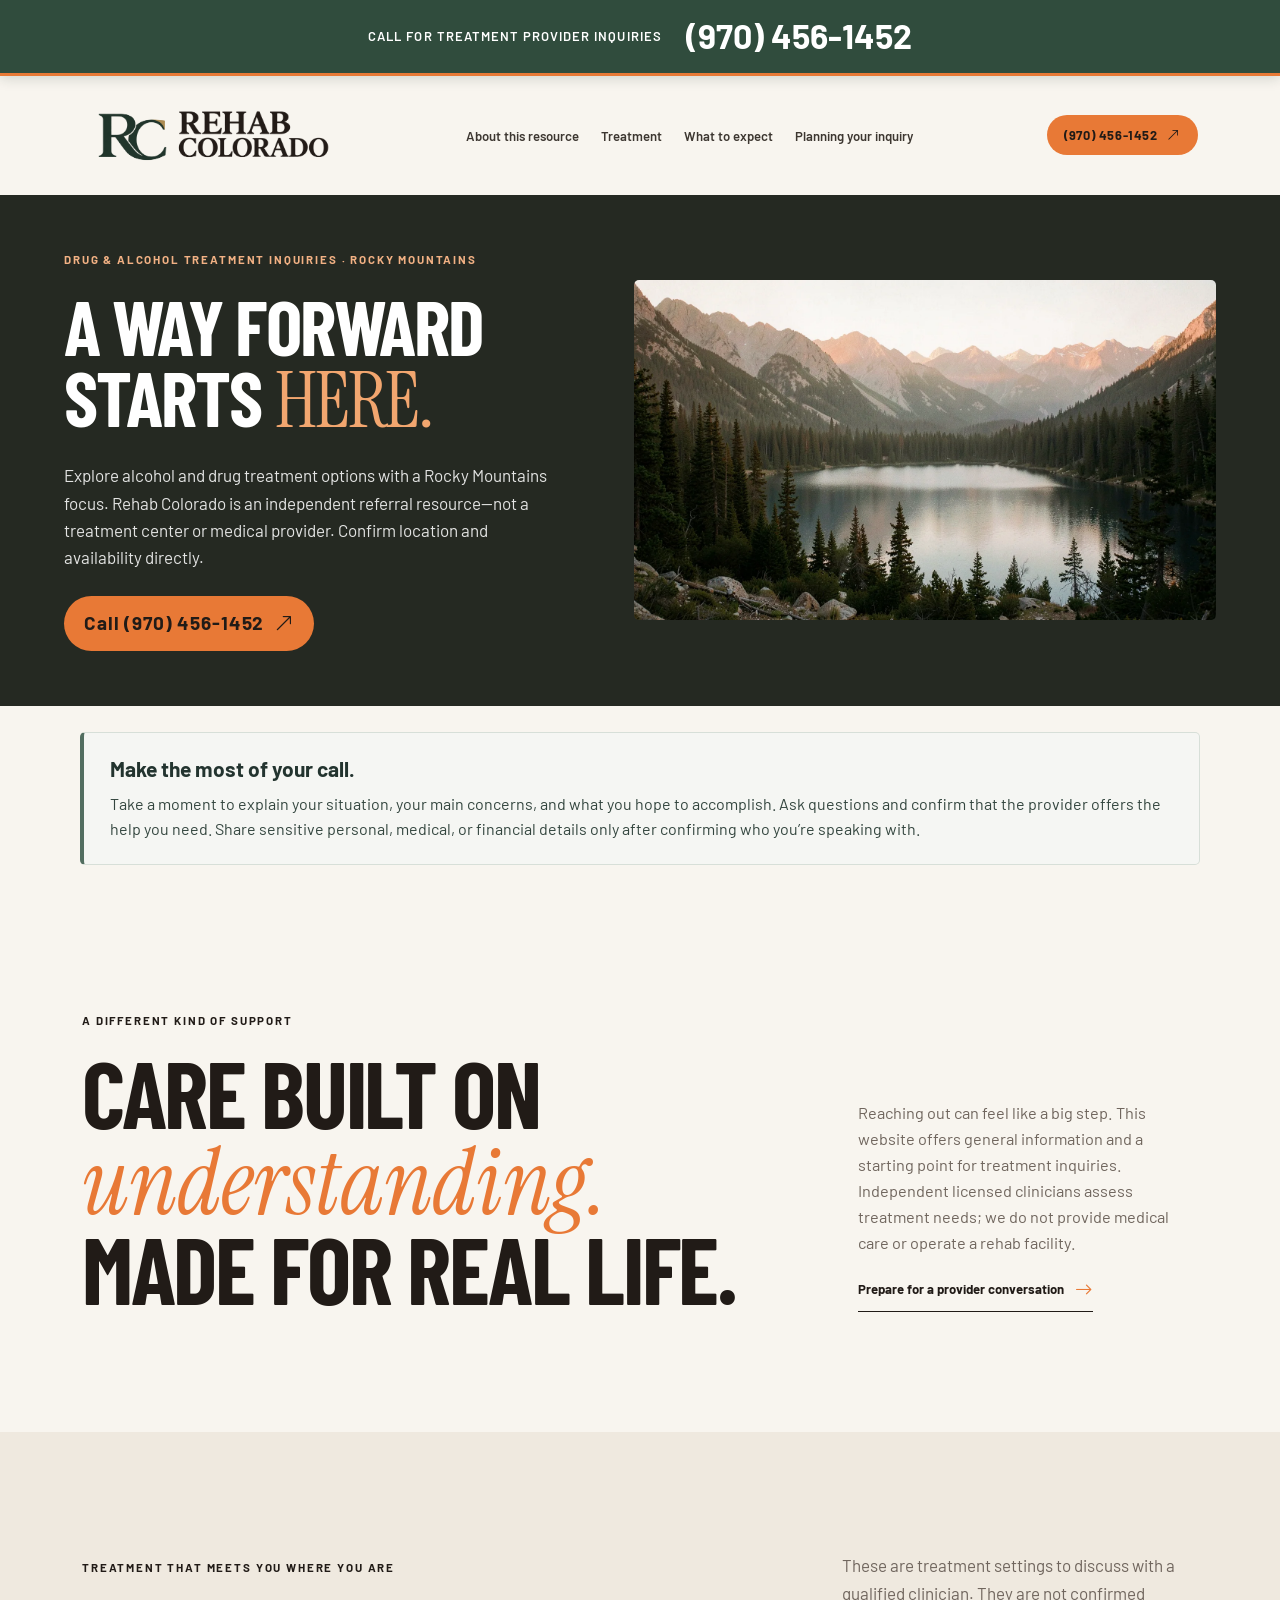
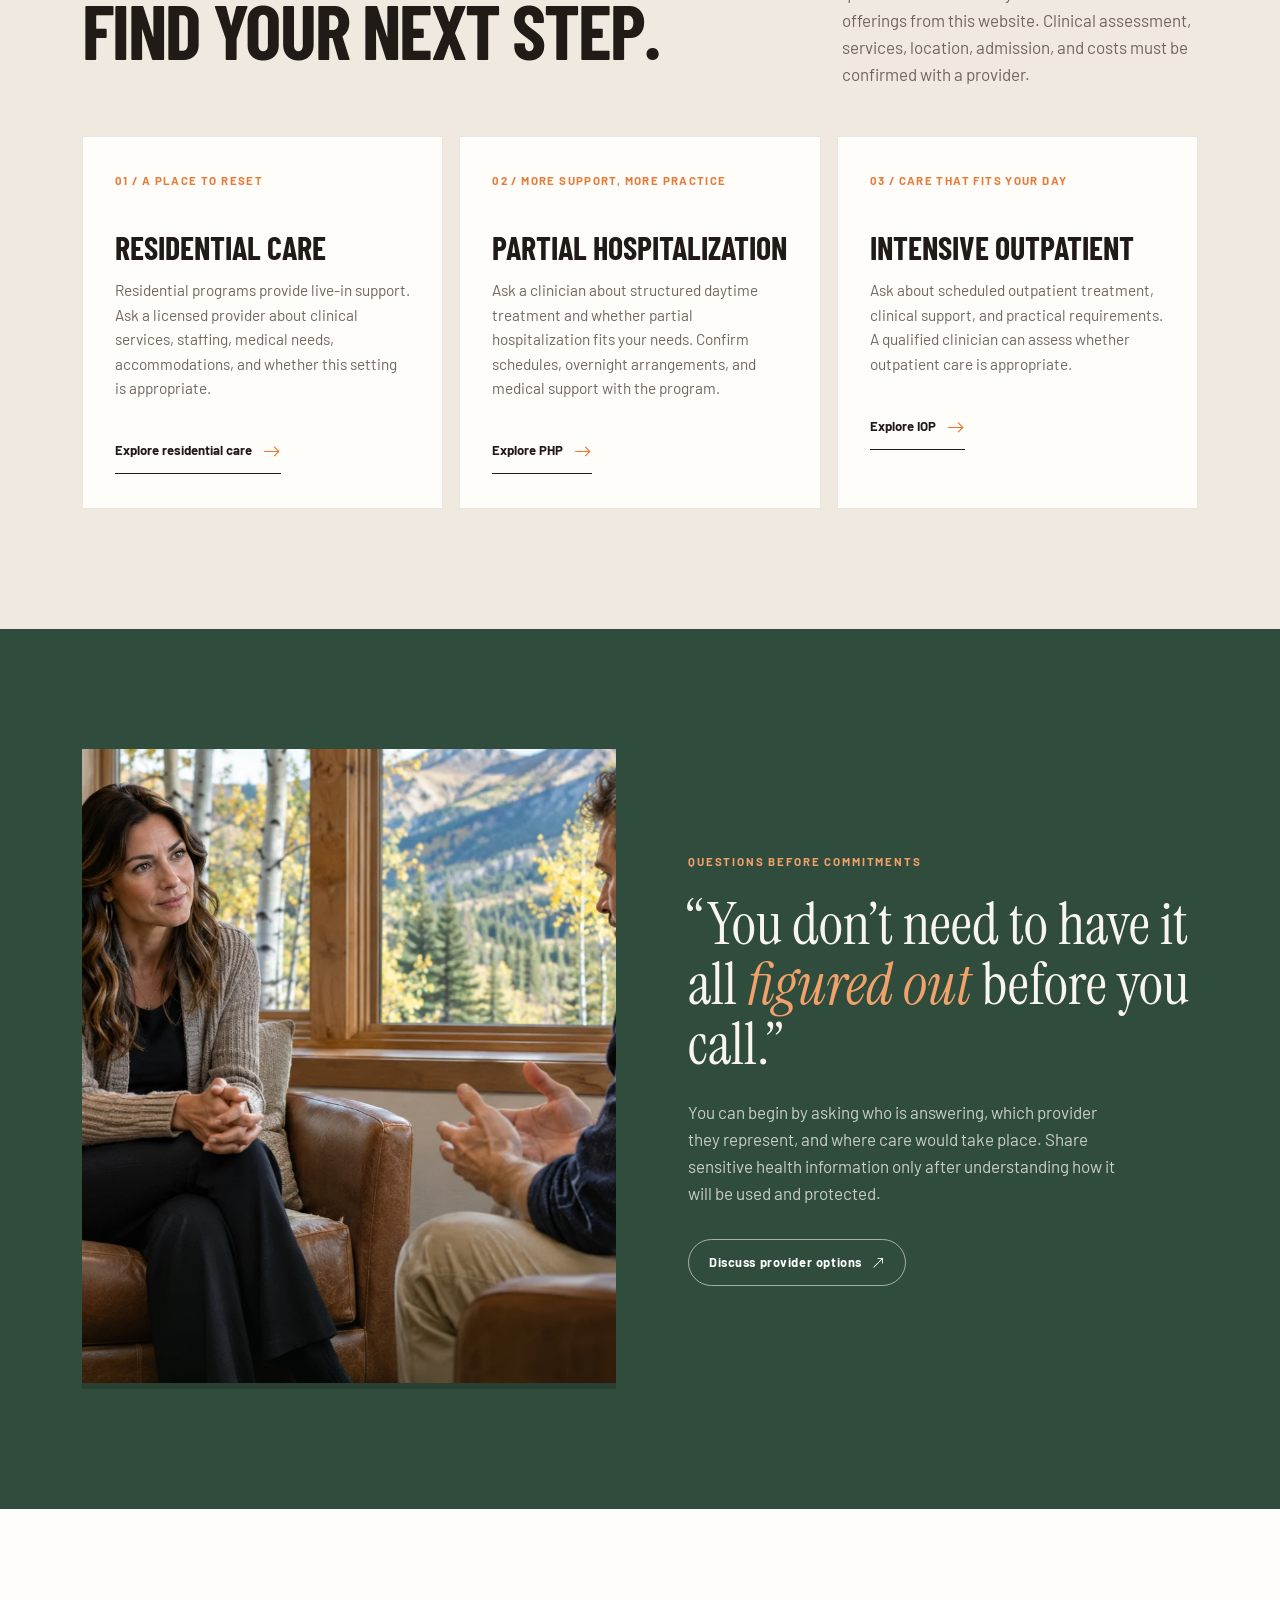
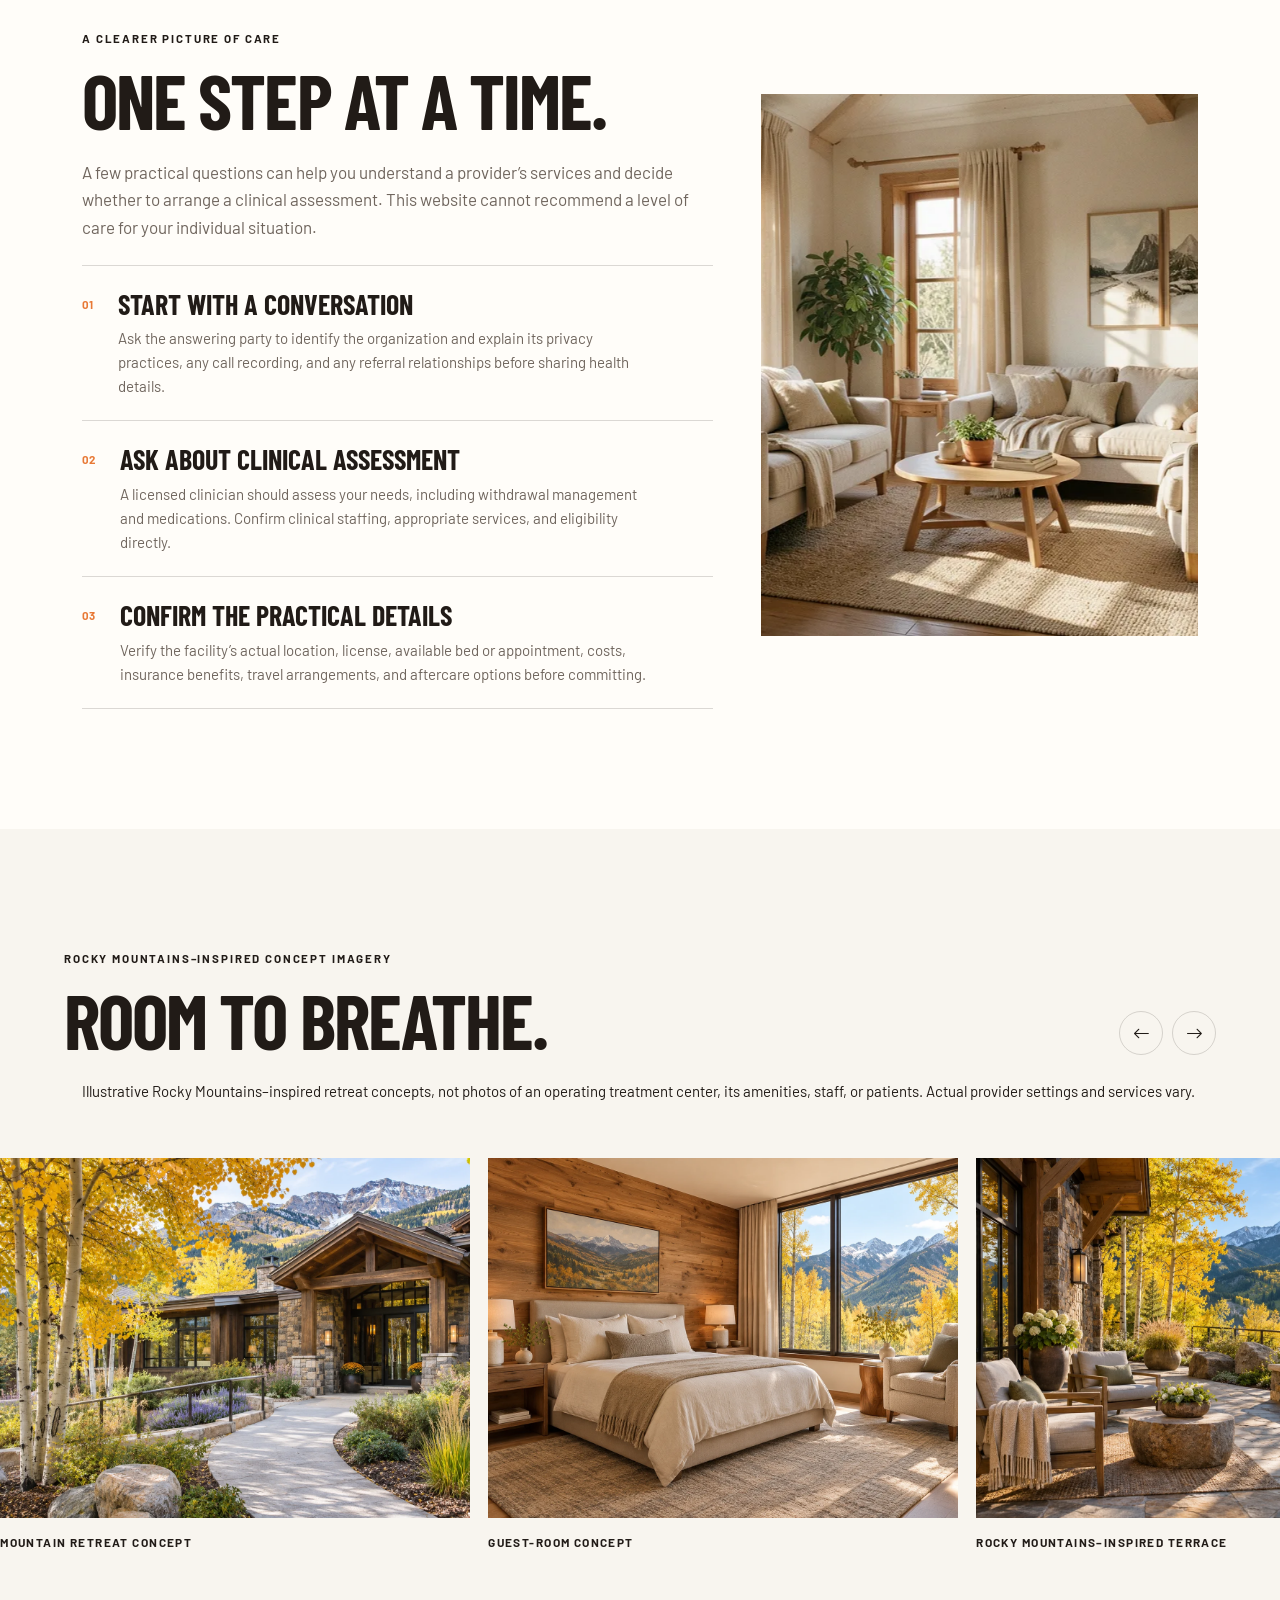
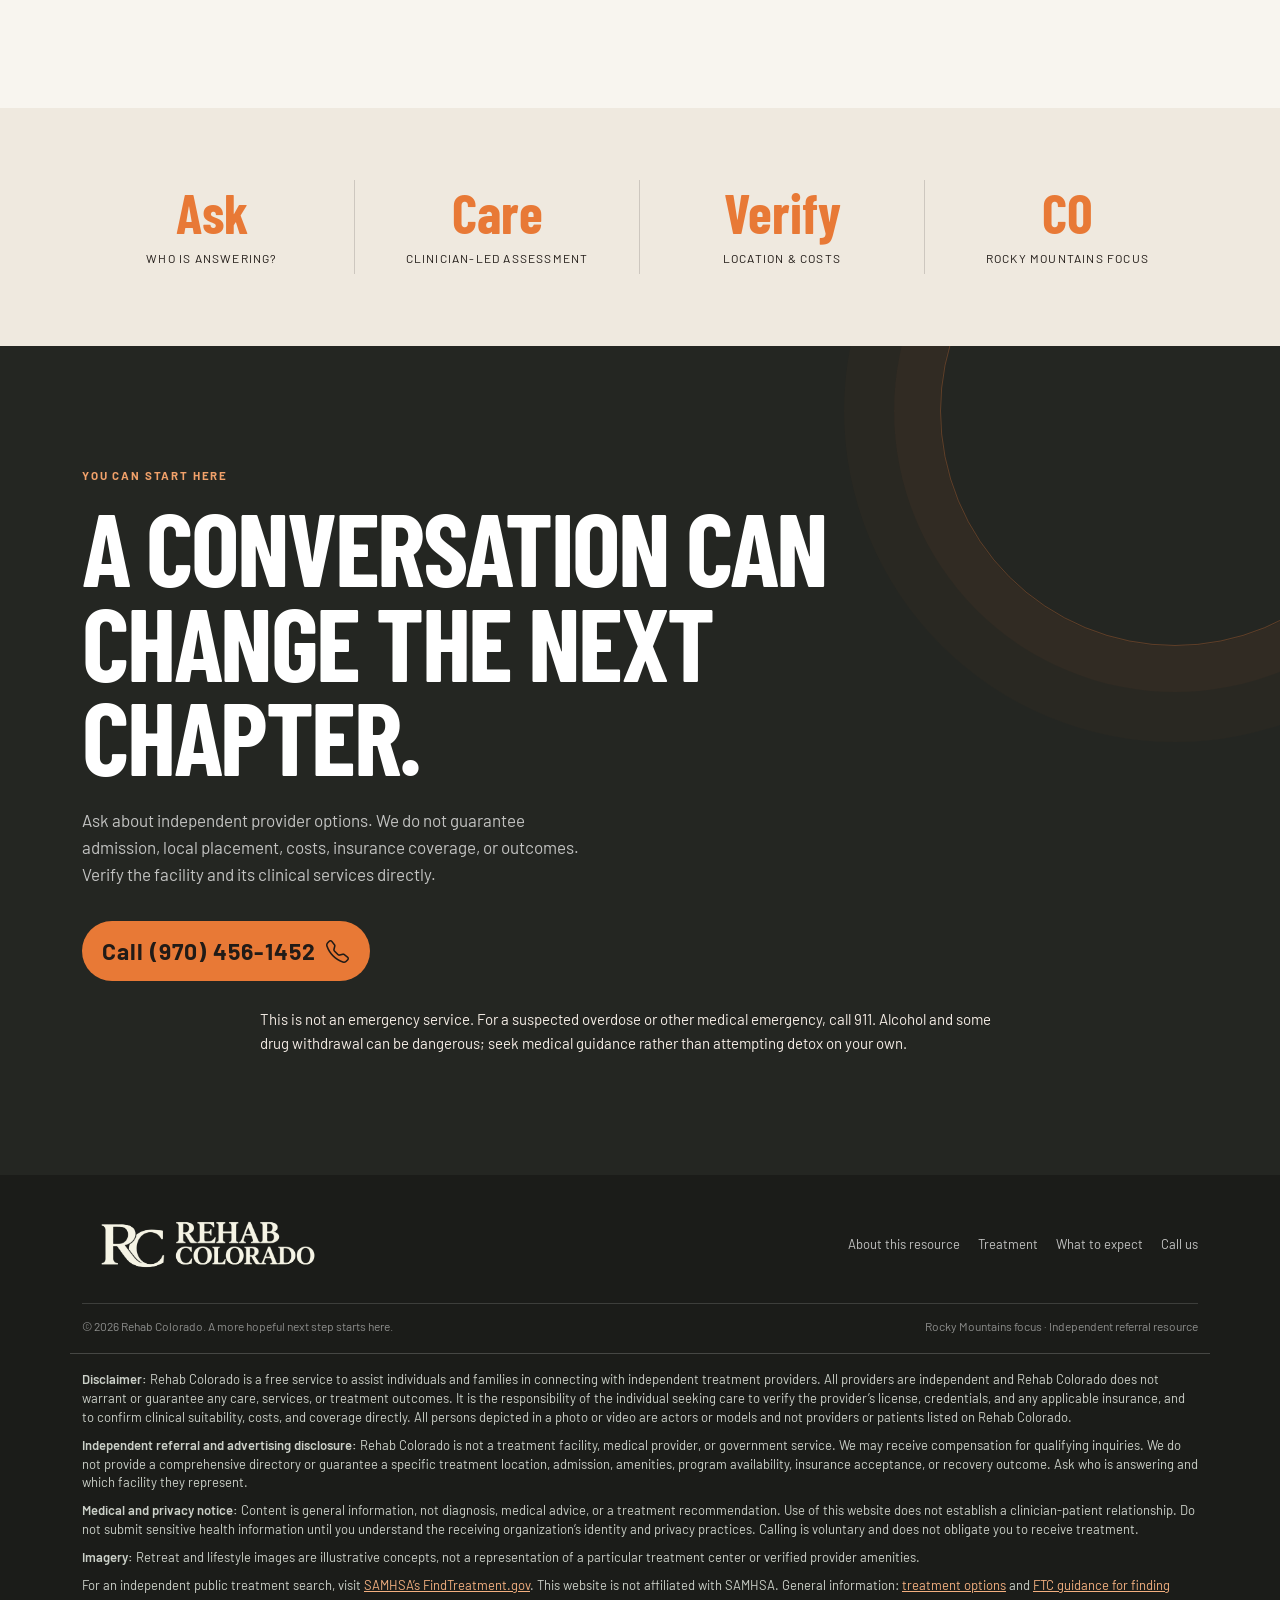
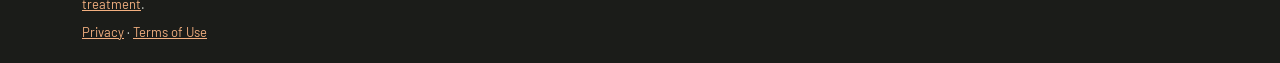
<file: index.html>
<!doctype html>
<html lang="en">
<head>
  <meta charset="utf-8">
  <meta name="viewport" content="width=device-width, initial-scale=1">
  <meta name="theme-color" content="#f8f5ef">
  <title>Rehab Colorado | Find your way forward</title>
  <meta name="description" content="Independent drug and alcohol treatment information and referral resource with a Rocky Mountains focus. Confirm treatment location, availability and suitability with independent providers.">
  <link rel="preconnect" href="https://fonts.googleapis.com">
  <link rel="preconnect" href="https://fonts.gstatic.com" crossorigin>
  <link href="https://fonts.googleapis.com/css2?family=Barlow+Condensed:wght@600;700;800&family=Barlow:wght@400;500;600;700&family=Instrument+Serif:ital@0;1&display=swap" rel="stylesheet">
  <link href="https://cdn.jsdelivr.net/npm/bootstrap@5.3.3/dist/css/bootstrap.min.css" rel="stylesheet">
  <link href="https://cdn.jsdelivr.net/npm/bootstrap-icons@1.11.3/font/bootstrap-icons.min.css" rel="stylesheet">
  
<link rel="stylesheet" href="css/style.css?v=compact-footer-4">
<style>:root{--call-banner-height:76px}body{padding-top:var(--call-banner-height)!important}.call-top{position:fixed!important;top:0;left:0;right:0;z-index:2000;height:var(--call-banner-height);min-height:var(--call-banner-height);display:flex!important;align-items:center;justify-content:center;gap:24px;background:#304c3d!important;color:#fff!important;border-bottom:3px solid #e87936;box-shadow:0 3px 12px #142b2426;text-decoration:none;padding:8px 18px!important}.call-top span{font-size:13px!important;line-height:1.35}.call-top strong{font-size:34px!important;line-height:1.2;white-space:nowrap}.call-top:hover{background:#243e30!important}.call-top:focus-visible{outline:3px solid #ffcb91;outline-offset:-5px}header{position:sticky!important;top:var(--call-banner-height)!important;z-index:1000}.navbar,.navbar.scrolled{position:relative!important;top:auto!important}section[id]{scroll-margin-top:210px!important}@media(max-width:767px){:root{--call-banner-height:86px}.call-top{flex-direction:column;gap:3px!important}.call-top span{font-size:10px!important}.call-top strong{font-size:30px!important}section[id]{scroll-margin-top:195px!important}}</style><style id="call-preparation-styles">.call-preparation-note{display:block!important;position:relative!important;inset:auto!important;z-index:1;box-sizing:border-box;width:calc(100% - 40px);max-width:1120px;margin:26px auto!important;padding:22px 26px!important;background:#f5f6f3!important;color:#23342f!important;border:1px solid #d7dfd8;border-left:4px solid #526e60;border-radius:5px;text-align:left!important;font-style:normal;letter-spacing:normal!important}.call-preparation-note h2{font-family:inherit!important;font-size:21px!important;font-weight:700!important;line-height:1.3!important;letter-spacing:normal!important;text-transform:none!important;color:#23342f!important;margin:0 0 9px!important;padding:0!important}.call-preparation-note p{font-family:inherit!important;font-size:16px!important;font-weight:400!important;line-height:1.6!important;letter-spacing:normal!important;text-transform:none!important;color:#34463f!important;max-width:none!important;margin:0!important;padding:0!important}@media(max-width:600px){.call-preparation-note{width:calc(100% - 32px);padding:19px 20px!important;margin:20px auto!important}.call-preparation-note h2{font-size:20px!important}}</style></head>
<body><a class="call-top" href="tel:+19704561452"><span>CALL FOR TREATMENT PROVIDER INQUIRIES</span><strong>(970) 456-1452</strong></a>
  <header>
    <nav class="navbar" aria-label="Main navigation">
      <div class="container nav-inner">
        <a class="brand logo-brand" href="index.html" aria-label="Rehab Colorado home" style="display:inline-flex;flex:0 0 auto;width:min(250px,43vw);max-width:100%;line-height:1"><img src="assets/rehab-colorado-logo.png" alt="Rehab Colorado" width="250" height="84" style="display:block;width:100%;max-width:250px;height:auto;max-height:85px;object-fit:contain"></a>
        <ul class="nav-links" id="navLinks">
          <li><a href="#approach">About this resource</a></li>
          <li><a href="#programs">Treatment</a></li>
          <li><a href="#care">What to expect</a></li>
          <li><a href="#stories">Planning your inquiry</a></li>
        </ul>
        <a class="pill-btn nav-cta" href="tel:+19704561452">(970) 456-1452 <i class="bi bi-arrow-up-right"></i></a>
        <button class="menu-toggle" aria-label="Open navigation menu" aria-expanded="false" aria-controls="navLinks"><i class="bi bi-list"></i></button>
      </div>
    </nav>
  </header>

  <main id="home">
    <section class="hero-track" aria-label="Welcome to Rehab Colorado">
      <div class="hero-sticky">
        <img class="hero-photo first" src="assets/img-1.webp" alt="The Colorado mountains catching the first light">
        <div class="hero-shade"></div>
        <div class="container hero-content">
          <div>
            <div class="eyebrow">Drug &amp; alcohol treatment inquiries · Rocky Mountains</div>
            <h1 class="display hero-title">A way forward<br>starts <span class="serif">here.</span></h1>
          </div>
          <div class="hero-bottom">
            <p class="hero-copy">Explore alcohol and drug treatment options with a Rocky Mountains focus. Rehab Colorado is an independent referral resource—not a treatment center or medical provider. Confirm location and availability directly.</p>
            <a class="pill-btn" href="tel:+19704561452">Call (970) 456-1452 <i class="bi bi-arrow-up-right"></i></a>
          </div>
        </div>
      </div>
    </section><aside class="call-preparation-note" aria-labelledby="call-preparation-title"><h2 id="call-preparation-title">Make the most of your call.</h2><p>Take a moment to explain your situation, your main concerns, and what you hope to accomplish. Ask questions and confirm that the provider offers the help you need. Share sensitive personal, medical, or financial details only after confirming who you’re speaking with.</p></aside>

    <section class="intro section-pad" id="approach">
      <div class="container">
        <div class="row align-items-end g-5">
          <div class="col-lg-8 reveal">
            <div class="eyebrow">A different kind of support</div>
            <h2 class="display intro-heading">Care built on <span class="script">understanding.</span><br>Made for real life.</h2>
          </div>
          <div class="col-lg-4 reveal">
            <div class="intro-aside">Reaching out can feel like a big step. This website offers general information and a starting point for treatment inquiries. Independent licensed clinicians assess treatment needs; we do not provide medical care or operate a rehab facility.</div>
            <a class="text-link" href="#care">Prepare for a provider conversation <i class="bi bi-arrow-right"></i></a>
          </div>
        </div>
      </div>
    </section>

    <section class="pathway section-pad" id="programs">
      <div class="container">
        <div class="row align-items-end mb-5">
          <div class="col-lg-8 reveal">
            <div class="eyebrow">Treatment that meets you where you are</div>
            <h2 class="display section-title">Find your next step.</h2>
          </div>
          <div class="col-lg-4 reveal">
            <p class="care-intro mb-0">These are treatment settings to discuss with a qualified clinician. They are not confirmed offerings from this website. Clinical assessment, services, location, admission, and costs must be confirmed with a provider.</p>
          </div>
        </div>
        <div class="row g-3">
          <div class="col-md-4 reveal">
            <article class="program-card">
              <div class="card-index">01 / A PLACE TO RESET</div>
              <h3>Residential care</h3>
              <p>Residential programs provide live-in support. Ask a licensed provider about clinical services, staffing, medical needs, accommodations, and whether this setting is appropriate.</p>
              <a class="text-link" href="#contact">Explore residential care <i class="bi bi-arrow-right"></i></a>
            </article>
          </div>
          <div class="col-md-4 reveal">
            <article class="program-card">
              <div class="card-index">02 / MORE SUPPORT, MORE PRACTICE</div>
              <h3>Partial hospitalization</h3>
              <p>Ask a clinician about structured daytime treatment and whether partial hospitalization fits your needs. Confirm schedules, overnight arrangements, and medical support with the program.</p>
              <a class="text-link" href="#contact">Explore PHP <i class="bi bi-arrow-right"></i></a>
            </article>
          </div>
          <div class="col-md-4 reveal">
            <article class="program-card">
              <div class="card-index">03 / CARE THAT FITS YOUR DAY</div>
              <h3>Intensive outpatient</h3>
              <p>Ask about scheduled outpatient treatment, clinical support, and practical requirements. A qualified clinician can assess whether outpatient care is appropriate.</p>
              <a class="text-link" href="#contact">Explore IOP <i class="bi bi-arrow-right"></i></a>
            </article>
          </div>
        </div>
      </div>
    </section>

    <section class="story section-pad" id="stories">
      <div class="container">
        <div class="row align-items-center g-lg-5">
          <div class="col-lg-6 reveal">
            <div class="story-img-wrap">
              <img class="parallax-img" src="assets/illustrative-counseling-conversation.webp" alt="Illustrative counselor and adult in conversation, not actual staff or patients">
            </div>
          </div>
          <div class="col-lg-6 ps-lg-5 reveal">
            <div class="eyebrow">Questions before commitments</div>
            <blockquote class="story-quote mt-4 mb-4">“You don’t need to have it all <em>figured out</em> before you call.”</blockquote>
            <p class="story-copy">You can begin by asking who is answering, which provider they represent, and where care would take place. Share sensitive health information only after understanding how it will be used and protected.</p>
            <a class="pill-btn light-btn mt-3" href="#contact">Discuss provider options <i class="bi bi-arrow-up-right"></i></a>
          </div>
        </div>
      </div>
    </section>

    <section class="care section-pad" id="care">
      <div class="container">
        <div class="row align-items-center g-lg-5">
          <div class="col-lg-5 order-lg-2 reveal">
            <div class="care-visual">
              <img class="parallax-img" src="assets/img-4.webp" alt="A calm, welcoming residential living space">
            </div>
          </div>
          <div class="col-lg-7 order-lg-1 reveal">
            <div class="eyebrow">A clearer picture of care</div>
            <h2 class="display section-title">One step at a time.</h2>
            <p class="care-intro mb-4">A few practical questions can help you understand a provider’s services and decide whether to arrange a clinical assessment. This website cannot recommend a level of care for your individual situation.</p>
            <div class="care-item"><span class="care-num">01</span><div><h3>Start with a conversation</h3><p>Ask the answering party to identify the organization and explain its privacy practices, any call recording, and any referral relationships before sharing health details.</p></div></div>
            <div class="care-item"><span class="care-num">02</span><div><h3>Ask about clinical assessment</h3><p>A licensed clinician should assess your needs, including withdrawal management and medications. Confirm clinical staffing, appropriate services, and eligibility directly.</p></div></div>
            <div class="care-item"><span class="care-num">03</span><div><h3>Confirm the practical details</h3><p>Verify the facility’s actual location, license, available bed or appointment, costs, insurance benefits, travel arrangements, and aftercare options before committing.</p></div></div>
          </div>
        </div>
      </div>
    </section>

    <section class="gallery section-pad">
      <div class="container-fluid px-md-5">
        <div class="gallery-head mb-4 px-md-3">
          <div class="reveal">
            <div class="eyebrow">Rocky Mountains–inspired concept imagery</div>
            <h2 class="display section-title mb-0">Room to breathe.</h2>
          </div>
          <div class="slider-controls">
            <button type="button" aria-label="Scroll photos left" id="slidePrev"><i class="bi bi-arrow-left"></i></button>
            <button type="button" aria-label="Scroll photos right" id="slideNext"><i class="bi bi-arrow-right"></i></button>
          </div>
        </div>
      </div>
      <p class="photo-disclosure container">Illustrative Rocky Mountains–inspired retreat concepts, not photos of an operating treatment center, its amenities, staff, or patients. Actual provider settings and services vary.</p><div class="snap-row" id="photoSlider" aria-label="Illustrative mountain retreat concepts">
        <div class="snap-card"><figure><img src="assets/rocky-mountains-inspired-retreat-exterior.webp" alt="Illustrative Rocky Mountains–inspired retreat exterior, not an operating treatment center"><figcaption>Mountain retreat concept</figcaption></figure></div><div class="snap-card"><figure><img src="assets/mountain-retreat-private-bedroom.webp" alt="Illustrative mountain retreat room with one bed, not verified provider accommodations"><figcaption>Guest-room concept</figcaption></figure></div>
        <div class="snap-card"><figure><img src="assets/rocky-mountains-terrace-concept.webp" alt="Illustrative Rocky Mountains–inspired terrace concept"><figcaption>Rocky Mountains–inspired terrace</figcaption></figure></div>
        <div class="snap-card"><figure><img src="assets/mountain-retreat-lounge.webp" alt="Illustrative shared mountain-retreat lounge concept"><figcaption>Shared-lounge concept</figcaption></figure></div>
        <div class="snap-card"><figure><img src="assets/img-8.jpg" alt="A green forest trail in soft natural light"><figcaption>Find your own rhythm</figcaption></figure></div>
      </div>
    </section>

    <section class="stats" aria-label="Questions for treatment providers">
      <div class="container">
        <div class="row text-center">
          <div class="col-6 col-md-3 stat reveal"><div class="stat-number">Ask</div><div class="stat-label">Who is answering?</div></div>
          <div class="col-6 col-md-3 stat reveal"><div class="stat-number">Care</div><div class="stat-label">Clinician-led assessment</div></div>
          <div class="col-6 col-md-3 stat reveal"><div class="stat-number">Verify</div><div class="stat-label">Location &amp; costs</div></div>
          <div class="col-6 col-md-3 stat reveal"><div class="stat-number">CO</div><div class="stat-label">Rocky Mountains focus</div></div>
        </div>
      </div>
    </section>

    <section class="cta-section" id="contact">
      <div class="container position-relative" style="z-index:1">
        <div class="eyebrow">You can start here</div>
        <h2 class="display cta-heading">A conversation can change the next chapter.</h2>
        <p class="cta-copy">Ask about independent provider options. We do not guarantee admission, local placement, costs, insurance coverage, or outcomes. Verify the facility and its clinical services directly.</p>
        <a class="pill-btn mt-3" href="tel:+19704561452">Call (970) 456-1452 <i class="bi bi-telephone"></i></a>
        <p class="medical-note">This is not an emergency service. For a suspected overdose or other medical emergency, call 911. Alcohol and some drug withdrawal can be dangerous; seek medical guidance rather than attempting detox on your own.</p>
      </div>
    </section>
  </main>

  <footer>
    <div class="container">
      <div class="footer-top">
        <a class="brand logo-brand" href="index.html" aria-label="Rehab Colorado home" style="display:inline-flex;flex:0 0 auto;width:min(250px,43vw);max-width:100%;line-height:1"><img src="assets/rehab-colorado-logo.png" alt="Rehab Colorado" width="250" height="84" style="display:block;width:100%;max-width:250px;height:auto;max-height:85px;object-fit:contain"></a>
        <div class="footer-links">
          <a href="#approach">About this resource</a><a href="#programs">Treatment</a><a href="#care">What to expect</a><a href="tel:+19704561452">Call us</a>
        </div>
      </div>
      <div class="footer-bottom"><span>© 2026 Rehab Colorado. A more hopeful next step starts here.</span><span>Rocky Mountains focus · Independent referral resource</span></div>
    </div>
<div class="container referral-disclaimers"><p><strong>Disclaimer:</strong> Rehab Colorado is a free service to assist individuals and families in connecting with independent treatment providers. All providers are independent and Rehab Colorado does not warrant or guarantee any care, services, or treatment outcomes. It is the responsibility of the individual seeking care to verify the provider’s license, credentials, and any applicable insurance, and to confirm clinical suitability, costs, and coverage directly. All persons depicted in a photo or video are actors or models and not providers or patients listed on Rehab Colorado.</p><p><strong>Independent referral and advertising disclosure:</strong> Rehab Colorado is not a treatment facility, medical provider, or government service. We may receive compensation for qualifying inquiries. We do not provide a comprehensive directory or guarantee a specific treatment location, admission, amenities, program availability, insurance acceptance, or recovery outcome. Ask who is answering and which facility they represent.</p><p><strong>Medical and privacy notice:</strong> Content is general information, not diagnosis, medical advice, or a treatment recommendation. Use of this website does not establish a clinician-patient relationship. Do not submit sensitive health information until you understand the receiving organization’s identity and privacy practices. Calling is voluntary and does not obligate you to receive treatment.</p><p><strong>Imagery:</strong> Retreat and lifestyle images are illustrative concepts, not a representation of a particular treatment center or verified provider amenities.</p><p>For an independent public treatment search, visit <a href="https://findtreatment.gov/">SAMHSA’s FindTreatment.gov</a>. This website is not affiliated with SAMHSA. General information: <a href="https://findtreatment.gov/what-to-expect/treatment">treatment options</a> and <a href="https://consumer.ftc.gov/consumer-alerts/2025/06/seeking-treatment-addiction-some-things-know-you-search">FTC guidance for finding treatment</a>.</p><p><a href="privacy.html">Privacy</a> · <a href="terms.html">Terms of Use</a></p></div></footer>

<a class="mobile-call" href="tel:+19704561452">CALL · (970) 456-1452</a>
  <script src="https://cdn.jsdelivr.net/npm/bootstrap@5.3.3/dist/js/bootstrap.bundle.min.js"></script>
  <script>
    (() => {
      const nav = document.querySelector('.navbar');
      const hero = document.querySelector('.hero-track');
      const first = document.querySelector('.hero-photo.first');
      const second = document.querySelector('.hero-photo.second');
      const reduced = window.matchMedia('(prefers-reduced-motion: reduce)').matches;
      let ticking = false;
      function updateScroll(){
        const y = window.scrollY;
        nav.classList.toggle('scrolled', y > 24);

        ticking = false;
      }
      window.addEventListener('scroll', () => {
        if (!ticking) { window.requestAnimationFrame(updateScroll); ticking = true; }
      }, {passive:true});
      updateScroll();

      document.documentElement.classList.add('js-ready');
      const reveals = document.querySelectorAll('.reveal');
      if ('IntersectionObserver' in window) {
        const observer = new IntersectionObserver(entries => {
          entries.forEach(entry => {
            if(entry.isIntersecting){ entry.target.classList.add('visible'); observer.unobserve(entry.target); }
          });
        }, {threshold:.12});
        reveals.forEach(el => observer.observe(el));
      } else reveals.forEach(el => el.classList.add('visible'));

      const menuBtn = document.querySelector('.menu-toggle');
      const links = document.querySelector('.nav-links');
      menuBtn.addEventListener('click', () => {
        const open = links.classList.toggle('open');
        menuBtn.setAttribute('aria-expanded', open);
      });
      links.querySelectorAll('a').forEach(a => a.addEventListener('click', () => {
        links.classList.remove('open'); menuBtn.setAttribute('aria-expanded','false');
      }));

      const slider = document.getElementById('photoSlider');
      document.getElementById('slidePrev').addEventListener('click', () => slider.scrollBy({left:-slider.clientWidth*.72,behavior:reduced?'auto':'smooth'}));
      document.getElementById('slideNext').addEventListener('click', () => slider.scrollBy({left:slider.clientWidth*.72,behavior:reduced?'auto':'smooth'}));

      const counters = document.querySelectorAll('[data-count]');
      const countObserver = new IntersectionObserver(entries => {
        entries.forEach(entry => {
          if(!entry.isIntersecting) return;
          const el = entry.target, target = Number(el.dataset.count);
          const start = performance.now(), duration = reduced ? 1 : 1100;
          function tick(now){
            const t = Math.min(1,(now-start)/duration);
            el.textContent = Math.round(target*(1-Math.pow(1-t,3))) + (target === 24 ? '/7' : '+');
            if(t<1) requestAnimationFrame(tick);
          }
          requestAnimationFrame(tick); countObserver.unobserve(el);
        });
      }, {threshold:.65});
      counters.forEach(el => countObserver.observe(el));

      if(!reduced){
        const parallax = document.querySelectorAll('.parallax-img');
        window.addEventListener('scroll', () => {
          parallax.forEach(img => {
            const rect = img.parentElement.getBoundingClientRect();
            const shift = Math.max(-18, Math.min(18, (rect.top + rect.height/2 - window.innerHeight/2) * -.025));
            img.style.transform = `scale(1.04) translateY(${shift}px)`;
          });
        }, {passive:true});
      }
    })();
  </script>
  
</body>
</html>
</file>
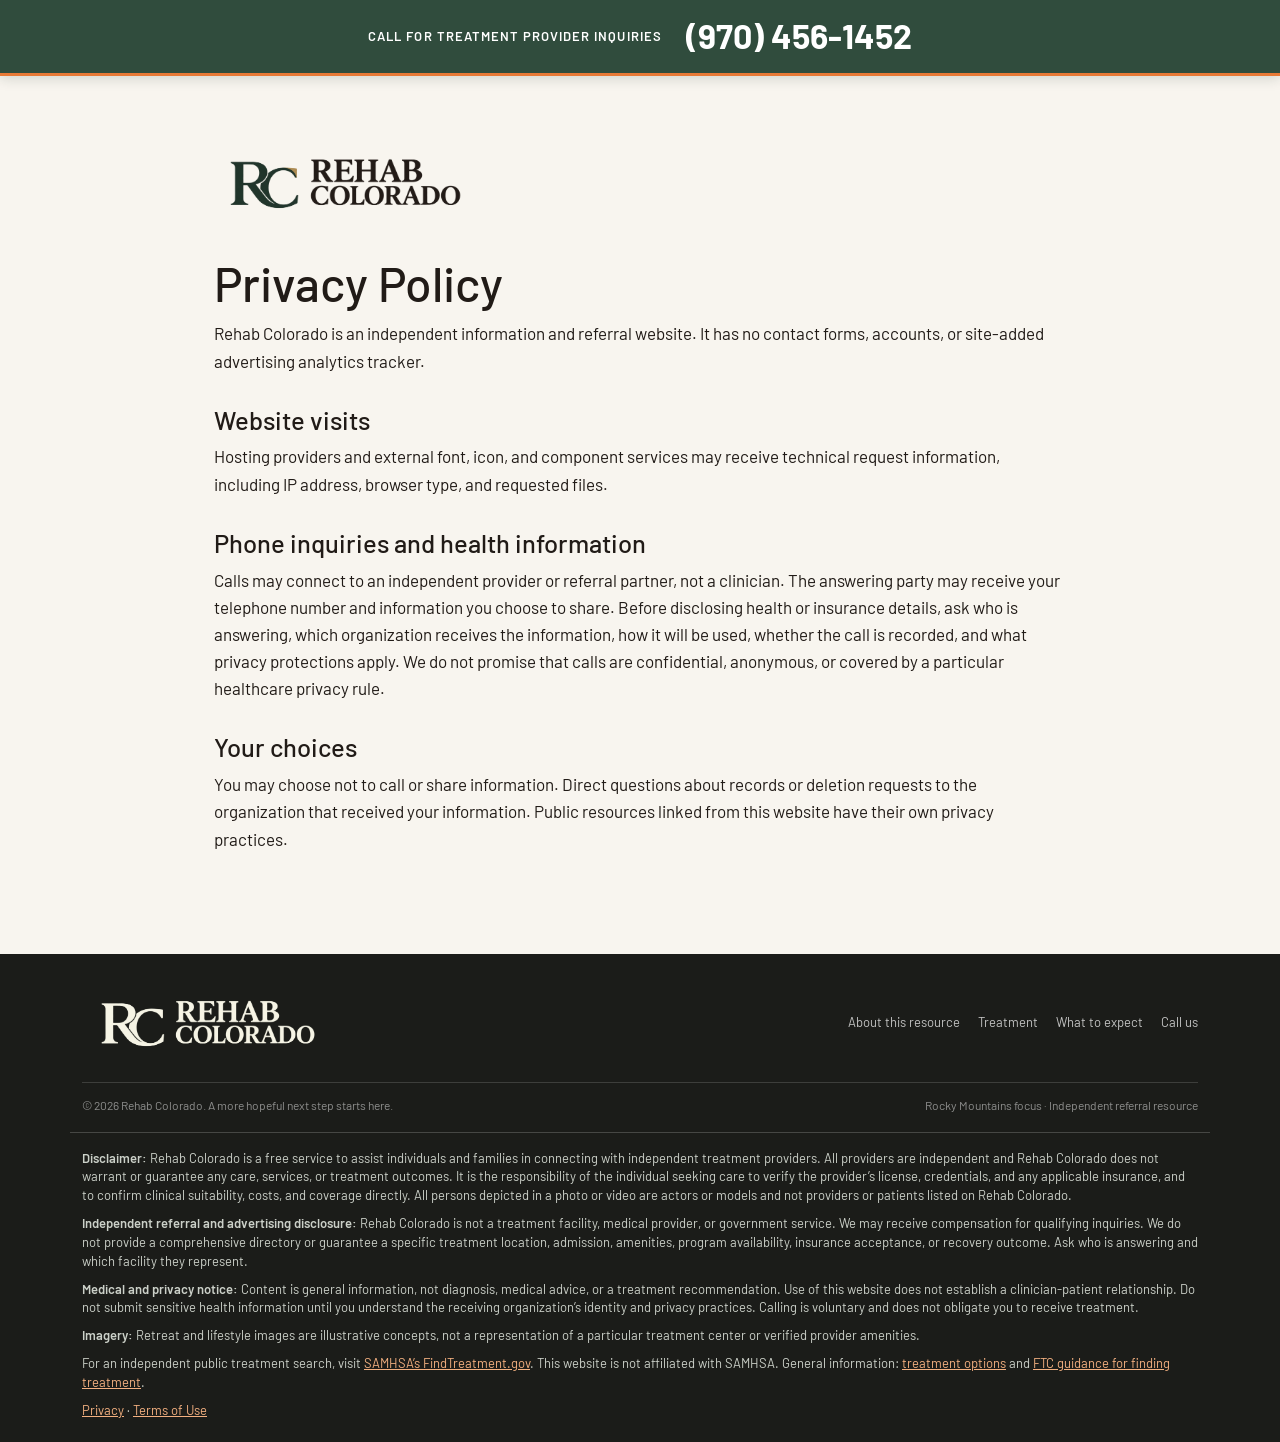
<file: privacy.html>
<!doctype html><html lang="en"><head>
  <meta charset="utf-8">
  <meta name="viewport" content="width=device-width, initial-scale=1">
  <meta name="theme-color" content="#f8f5ef">
  <title>Privacy Policy | Rehab Colorado</title>
  <meta name="description" content="Independent drug and alcohol treatment information and referral resource with a Rocky Mountains focus. Confirm treatment location, availability and suitability with independent providers.">
  <link rel="preconnect" href="https://fonts.googleapis.com">
  <link rel="preconnect" href="https://fonts.gstatic.com" crossorigin>
  <link href="https://fonts.googleapis.com/css2?family=Barlow+Condensed:wght@600;700;800&family=Barlow:wght@400;500;600;700&family=Instrument+Serif:ital@0;1&display=swap" rel="stylesheet">
  <link href="https://cdn.jsdelivr.net/npm/bootstrap@5.3.3/dist/css/bootstrap.min.css" rel="stylesheet">
  <link href="https://cdn.jsdelivr.net/npm/bootstrap-icons@1.11.3/font/bootstrap-icons.min.css" rel="stylesheet">
  
<link rel="stylesheet" href="css/style.css?v=compact-footer-4">
<style>:root{--call-banner-height:76px}body{padding-top:var(--call-banner-height)!important}.call-top{position:fixed!important;top:0;left:0;right:0;z-index:2000;height:var(--call-banner-height);min-height:var(--call-banner-height);display:flex!important;align-items:center;justify-content:center;gap:24px;background:#304c3d!important;color:#fff!important;border-bottom:3px solid #e87936;box-shadow:0 3px 12px #142b2426;text-decoration:none;padding:8px 18px!important}.call-top span{font-size:13px!important;line-height:1.35}.call-top strong{font-size:34px!important;line-height:1.2;white-space:nowrap}.call-top:hover{background:#243e30!important}.call-top:focus-visible{outline:3px solid #ffcb91;outline-offset:-5px}header{position:sticky!important;top:var(--call-banner-height)!important;z-index:1000}.navbar,.navbar.scrolled{position:relative!important;top:auto!important}section[id]{scroll-margin-top:210px!important}@media(max-width:767px){:root{--call-banner-height:86px}.call-top{flex-direction:column;gap:3px!important}.call-top span{font-size:10px!important}.call-top strong{font-size:30px!important}section[id]{scroll-margin-top:195px!important}}</style></head><body><a class="call-top" href="tel:+19704561452"><span>CALL FOR TREATMENT PROVIDER INQUIRIES</span><strong>(970) 456-1452</strong></a><main class="policy"><a class="brand logo-brand" href="index.html" aria-label="Rehab Colorado home" style="display:inline-flex;flex:0 0 auto;width:min(250px,43vw);max-width:100%;line-height:1"><img src="assets/rehab-colorado-logo.png" alt="Rehab Colorado" width="250" height="84" style="display:block;width:100%;max-width:250px;height:auto;max-height:85px;object-fit:contain"></a><h1>Privacy Policy</h1><p>Rehab Colorado is an independent information and referral website. It has no contact forms, accounts, or site-added advertising analytics tracker.</p><h2>Website visits</h2><p>Hosting providers and external font, icon, and component services may receive technical request information, including IP address, browser type, and requested files.</p><h2>Phone inquiries and health information</h2><p>Calls may connect to an independent provider or referral partner, not a clinician. The answering party may receive your telephone number and information you choose to share. Before disclosing health or insurance details, ask who is answering, which organization receives the information, how it will be used, whether the call is recorded, and what privacy protections apply. We do not promise that calls are confidential, anonymous, or covered by a particular healthcare privacy rule.</p><h2>Your choices</h2><p>You may choose not to call or share information. Direct questions about records or deletion requests to the organization that received your information. Public resources linked from this website have their own privacy practices.</p></main><footer>
    <div class="container">
      <div class="footer-top">
        <a class="brand logo-brand" href="index.html" aria-label="Rehab Colorado home" style="display:inline-flex;flex:0 0 auto;width:min(250px,43vw);max-width:100%;line-height:1"><img src="assets/rehab-colorado-logo.png" alt="Rehab Colorado" width="250" height="84" style="display:block;width:100%;max-width:250px;height:auto;max-height:85px;object-fit:contain"></a>
        <div class="footer-links">
          <a href="index.html#approach">About this resource</a><a href="index.html#programs">Treatment</a><a href="index.html#care">What to expect</a><a href="tel:+19704561452">Call us</a>
        </div>
      </div>
      <div class="footer-bottom"><span>© 2026 Rehab Colorado. A more hopeful next step starts here.</span><span>Rocky Mountains focus · Independent referral resource</span></div>
    </div>
<div class="container referral-disclaimers"><p><strong>Disclaimer:</strong> Rehab Colorado is a free service to assist individuals and families in connecting with independent treatment providers. All providers are independent and Rehab Colorado does not warrant or guarantee any care, services, or treatment outcomes. It is the responsibility of the individual seeking care to verify the provider’s license, credentials, and any applicable insurance, and to confirm clinical suitability, costs, and coverage directly. All persons depicted in a photo or video are actors or models and not providers or patients listed on Rehab Colorado.</p><p><strong>Independent referral and advertising disclosure:</strong> Rehab Colorado is not a treatment facility, medical provider, or government service. We may receive compensation for qualifying inquiries. We do not provide a comprehensive directory or guarantee a specific treatment location, admission, amenities, program availability, insurance acceptance, or recovery outcome. Ask who is answering and which facility they represent.</p><p><strong>Medical and privacy notice:</strong> Content is general information, not diagnosis, medical advice, or a treatment recommendation. Use of this website does not establish a clinician-patient relationship. Do not submit sensitive health information until you understand the receiving organization’s identity and privacy practices. Calling is voluntary and does not obligate you to receive treatment.</p><p><strong>Imagery:</strong> Retreat and lifestyle images are illustrative concepts, not a representation of a particular treatment center or verified provider amenities.</p><p>For an independent public treatment search, visit <a href="https://findtreatment.gov/">SAMHSA’s FindTreatment.gov</a>. This website is not affiliated with SAMHSA. General information: <a href="https://findtreatment.gov/what-to-expect/treatment">treatment options</a> and <a href="https://consumer.ftc.gov/consumer-alerts/2025/06/seeking-treatment-addiction-some-things-know-you-search">FTC guidance for finding treatment</a>.</p><p><a href="privacy.html">Privacy</a> · <a href="terms.html">Terms of Use</a></p></div></footer></body></html>
</file>
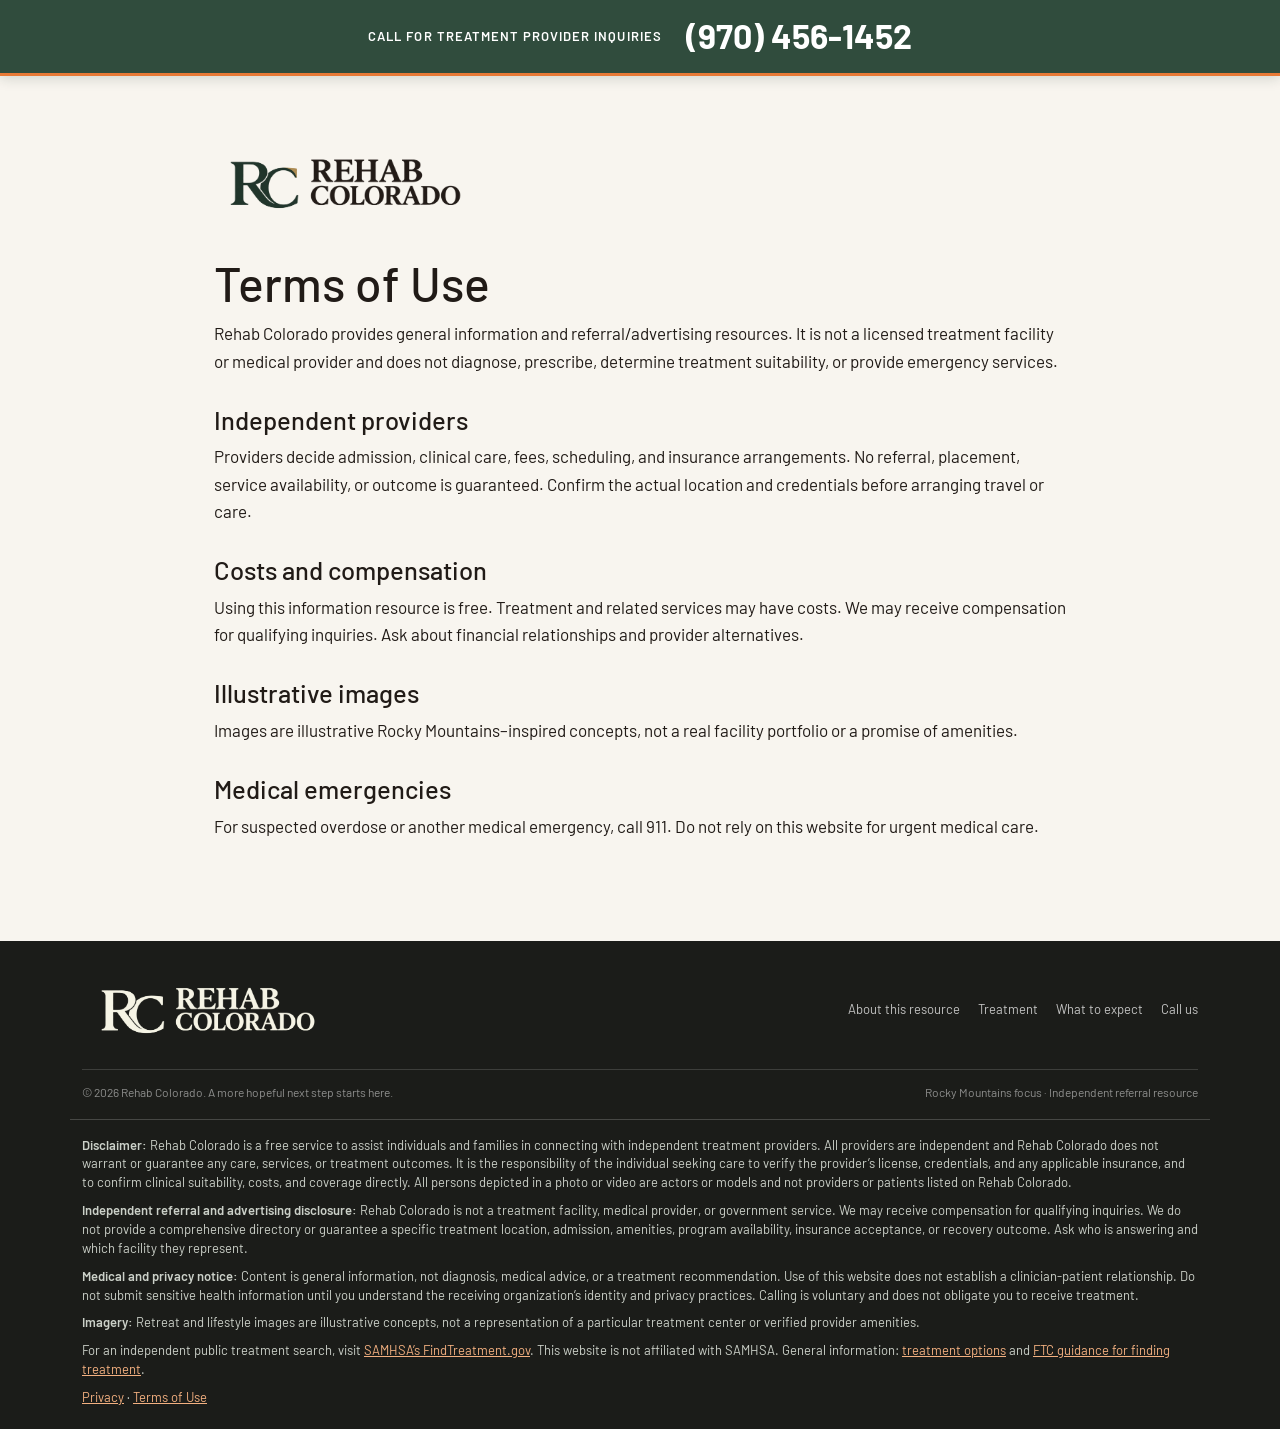
<file: terms.html>
<!doctype html><html lang="en"><head>
  <meta charset="utf-8">
  <meta name="viewport" content="width=device-width, initial-scale=1">
  <meta name="theme-color" content="#f8f5ef">
  <title>Terms of Use | Rehab Colorado</title>
  <meta name="description" content="Independent drug and alcohol treatment information and referral resource with a Rocky Mountains focus. Confirm treatment location, availability and suitability with independent providers.">
  <link rel="preconnect" href="https://fonts.googleapis.com">
  <link rel="preconnect" href="https://fonts.gstatic.com" crossorigin>
  <link href="https://fonts.googleapis.com/css2?family=Barlow+Condensed:wght@600;700;800&family=Barlow:wght@400;500;600;700&family=Instrument+Serif:ital@0;1&display=swap" rel="stylesheet">
  <link href="https://cdn.jsdelivr.net/npm/bootstrap@5.3.3/dist/css/bootstrap.min.css" rel="stylesheet">
  <link href="https://cdn.jsdelivr.net/npm/bootstrap-icons@1.11.3/font/bootstrap-icons.min.css" rel="stylesheet">
  
<link rel="stylesheet" href="css/style.css?v=compact-footer-4">
<style>:root{--call-banner-height:76px}body{padding-top:var(--call-banner-height)!important}.call-top{position:fixed!important;top:0;left:0;right:0;z-index:2000;height:var(--call-banner-height);min-height:var(--call-banner-height);display:flex!important;align-items:center;justify-content:center;gap:24px;background:#304c3d!important;color:#fff!important;border-bottom:3px solid #e87936;box-shadow:0 3px 12px #142b2426;text-decoration:none;padding:8px 18px!important}.call-top span{font-size:13px!important;line-height:1.35}.call-top strong{font-size:34px!important;line-height:1.2;white-space:nowrap}.call-top:hover{background:#243e30!important}.call-top:focus-visible{outline:3px solid #ffcb91;outline-offset:-5px}header{position:sticky!important;top:var(--call-banner-height)!important;z-index:1000}.navbar,.navbar.scrolled{position:relative!important;top:auto!important}section[id]{scroll-margin-top:210px!important}@media(max-width:767px){:root{--call-banner-height:86px}.call-top{flex-direction:column;gap:3px!important}.call-top span{font-size:10px!important}.call-top strong{font-size:30px!important}section[id]{scroll-margin-top:195px!important}}</style></head><body><a class="call-top" href="tel:+19704561452"><span>CALL FOR TREATMENT PROVIDER INQUIRIES</span><strong>(970) 456-1452</strong></a><main class="policy"><a class="brand logo-brand" href="index.html" aria-label="Rehab Colorado home" style="display:inline-flex;flex:0 0 auto;width:min(250px,43vw);max-width:100%;line-height:1"><img src="assets/rehab-colorado-logo.png" alt="Rehab Colorado" width="250" height="84" style="display:block;width:100%;max-width:250px;height:auto;max-height:85px;object-fit:contain"></a><h1>Terms of Use</h1><p>Rehab Colorado provides general information and referral/advertising resources. It is not a licensed treatment facility or medical provider and does not diagnose, prescribe, determine treatment suitability, or provide emergency services.</p><h2>Independent providers</h2><p>Providers decide admission, clinical care, fees, scheduling, and insurance arrangements. No referral, placement, service availability, or outcome is guaranteed. Confirm the actual location and credentials before arranging travel or care.</p><h2>Costs and compensation</h2><p>Using this information resource is free. Treatment and related services may have costs. We may receive compensation for qualifying inquiries. Ask about financial relationships and provider alternatives.</p><h2>Illustrative images</h2><p>Images are illustrative Rocky Mountains–inspired concepts, not a real facility portfolio or a promise of amenities.</p><h2>Medical emergencies</h2><p>For suspected overdose or another medical emergency, call 911. Do not rely on this website for urgent medical care.</p></main><footer>
    <div class="container">
      <div class="footer-top">
        <a class="brand logo-brand" href="index.html" aria-label="Rehab Colorado home" style="display:inline-flex;flex:0 0 auto;width:min(250px,43vw);max-width:100%;line-height:1"><img src="assets/rehab-colorado-logo.png" alt="Rehab Colorado" width="250" height="84" style="display:block;width:100%;max-width:250px;height:auto;max-height:85px;object-fit:contain"></a>
        <div class="footer-links">
          <a href="index.html#approach">About this resource</a><a href="index.html#programs">Treatment</a><a href="index.html#care">What to expect</a><a href="tel:+19704561452">Call us</a>
        </div>
      </div>
      <div class="footer-bottom"><span>© 2026 Rehab Colorado. A more hopeful next step starts here.</span><span>Rocky Mountains focus · Independent referral resource</span></div>
    </div>
<div class="container referral-disclaimers"><p><strong>Disclaimer:</strong> Rehab Colorado is a free service to assist individuals and families in connecting with independent treatment providers. All providers are independent and Rehab Colorado does not warrant or guarantee any care, services, or treatment outcomes. It is the responsibility of the individual seeking care to verify the provider’s license, credentials, and any applicable insurance, and to confirm clinical suitability, costs, and coverage directly. All persons depicted in a photo or video are actors or models and not providers or patients listed on Rehab Colorado.</p><p><strong>Independent referral and advertising disclosure:</strong> Rehab Colorado is not a treatment facility, medical provider, or government service. We may receive compensation for qualifying inquiries. We do not provide a comprehensive directory or guarantee a specific treatment location, admission, amenities, program availability, insurance acceptance, or recovery outcome. Ask who is answering and which facility they represent.</p><p><strong>Medical and privacy notice:</strong> Content is general information, not diagnosis, medical advice, or a treatment recommendation. Use of this website does not establish a clinician-patient relationship. Do not submit sensitive health information until you understand the receiving organization’s identity and privacy practices. Calling is voluntary and does not obligate you to receive treatment.</p><p><strong>Imagery:</strong> Retreat and lifestyle images are illustrative concepts, not a representation of a particular treatment center or verified provider amenities.</p><p>For an independent public treatment search, visit <a href="https://findtreatment.gov/">SAMHSA’s FindTreatment.gov</a>. This website is not affiliated with SAMHSA. General information: <a href="https://findtreatment.gov/what-to-expect/treatment">treatment options</a> and <a href="https://consumer.ftc.gov/consumer-alerts/2025/06/seeking-treatment-addiction-some-things-know-you-search">FTC guidance for finding treatment</a>.</p><p><a href="privacy.html">Privacy</a> · <a href="terms.html">Terms of Use</a></p></div></footer></body></html>
</file>
<file: css/style.css>
:root{--ink:#211b17;--muted:#70665e;--cream:#f8f5ef;--paper:#fffdf9;--orange:#e87936;--line:rgba(33,27,23,.16);--green:#304c3d}
    *{box-sizing:border-box}
    html{scroll-behavior:smooth}
    body{margin:0;background:var(--cream);color:var(--ink);font-family:"Barlow",sans-serif;font-size:17px;line-height:1.6;-webkit-font-smoothing:antialiased}
    a{color:inherit;text-decoration:none}
    .serif{font-family:"Instrument Serif",serif;font-weight:400}
    .display{font-family:"Barlow Condensed",sans-serif;font-weight:700;text-transform:uppercase;line-height:.92;letter-spacing:-.025em}
    .script{font-family:"Instrument Serif",serif;font-weight:400;font-style:italic;text-transform:none;letter-spacing:0}
    .eyebrow{font-size:.72rem;font-weight:700;letter-spacing:.16em;text-transform:uppercase}
    .navbar{position:fixed;z-index:50;inset:0 0 auto;padding:17px 0;transition:background .35s,backdrop-filter .35s,border-color .35s;border-bottom:1px solid transparent}
    .navbar.scrolled{background:rgba(248,245,239,.88);backdrop-filter:blur(16px);border-color:var(--line)}
    .nav-inner{display:flex;align-items:center;justify-content:space-between}
    .brand{display:flex;align-items:center;gap:11px;font-family:"Barlow Condensed",sans-serif;font-weight:700;font-size:1.25rem;letter-spacing:.02em}
    .brand-mark{width:33px;height:33px;border:1px solid var(--orange);border-radius:50%;display:grid;place-items:center;color:var(--orange);font-size:15px}
    .nav-links{display:flex;gap:30px;align-items:center;margin:0;padding:0;list-style:none}
    .nav-links a{font-size:.82rem;font-weight:600;color:#3d3731}
    .nav-links a:hover{color:var(--orange)}
    .pill-btn{display:inline-flex;align-items:center;justify-content:center;gap:10px;padding:12px 20px;border-radius:50px;background:var(--orange);color:#211b17;font-weight:700;font-size:.8rem;letter-spacing:.045em;transition:transform .25s,background .25s}
    .pill-btn:hover{background:#f08b4e;color:var(--ink);transform:translateY(-2px)}
    .nav-cta{padding:10px 17px}
    .menu-toggle{display:none;border:1px solid var(--line);background:var(--paper);border-radius:50%;width:42px;height:42px}
    .hero-track{height:155vh;position:relative;background:#252922}
    .hero-sticky{height:100vh;height:100svh;position:sticky;top:0;overflow:hidden}
    .hero-photo{position:absolute;inset:0;width:100%;height:100%;object-fit:cover;transform:scale(1.04);transition:opacity .4s}
    .hero-photo.second{opacity:0}
    .hero-shade{position:absolute;inset:0;background:linear-gradient(90deg,rgba(18,20,18,.58) 0%,rgba(18,20,18,.18) 65%,rgba(18,20,18,.05) 100%),linear-gradient(0deg,rgba(16,17,15,.58),transparent 52%)}
    .hero-content{position:absolute;inset:0;display:flex;flex-direction:column;justify-content:flex-end;padding:0 0 8vh;color:#fff}
    .hero-content .eyebrow{color:#f2b184;margin-bottom:22px}
    .hero-title{font-size:clamp(4.2rem,10.3vw,9.3rem);max-width:1000px;margin:0 0 26px}
    .hero-title .serif{color:#f2a66f}
    .hero-bottom{display:flex;align-items:flex-end;justify-content:space-between;gap:30px}
    .hero-copy{max-width:490px;font-size:1.08rem;color:rgba(255,255,255,.87);margin:0}
    .hero-note{font-size:.72rem;letter-spacing:.11em;text-transform:uppercase;color:rgba(255,255,255,.72)}
    .scroll-cue{position:absolute;right:0;top:50%;writing-mode:vertical-rl;font-size:.68rem;letter-spacing:.16em;text-transform:uppercase;color:#fff}
    .section-pad{padding:120px 0}
    .intro{background:var(--cream)}
    .intro-heading{font-size:clamp(3.4rem,7.3vw,6.2rem);max-width:820px;margin:20px 0 0}
    .intro-heading .script{color:var(--orange)}
    .intro-aside{max-width:360px;color:var(--muted);font-size:1.02rem}
    .text-link{display:inline-flex;align-items:center;gap:11px;border-bottom:1px solid var(--ink);padding:0 0 8px;font-weight:700;font-size:.82rem;margin-top:19px}
    .text-link i{color:var(--orange);font-size:1.1rem;transition:transform .2s}
    .text-link:hover i{transform:translateX(4px)}
    .pathway{background:#efe9df}
    .section-title{font-size:clamp(3rem,6vw,5rem);margin:17px 0 24px}
    .program-card{height:100%;background:var(--paper);border:1px solid rgba(33,27,23,.1);padding:34px 32px;transition:transform .3s,box-shadow .3s}
    .program-card:hover{transform:translateY(-7px);box-shadow:0 18px 45px rgba(45,35,25,.09)}
    .card-index{font-size:.72rem;letter-spacing:.12em;color:var(--orange);font-weight:700}
    .program-card h3{font-family:"Barlow Condensed",sans-serif;text-transform:uppercase;font-weight:700;font-size:2rem;margin:38px 0 12px}
    .program-card p{color:var(--muted);font-size:.96rem;min-height:76px}
    .program-card .text-link{margin-top:20px}
    .story{background:var(--green);color:#f8f5ef}
    .story-img-wrap{height:640px;overflow:hidden;position:relative}
    .story-img-wrap img{width:100%;height:100%;object-fit:cover}
    .story-img-wrap:after{content:"";position:absolute;inset:0;background:linear-gradient(0deg,rgba(16,25,19,.25),transparent 45%)}
    .story-quote{font-family:"Instrument Serif",serif;font-size:clamp(2.5rem,4.5vw,4.35rem);line-height:1.04;max-width:650px}
    .story-quote em{color:#f1a16a}
    .story-copy{color:rgba(248,245,239,.77);max-width:440px}
    .story .eyebrow{color:#f1a16a}
    .light-btn{border:1px solid rgba(255,255,255,.56);background:transparent;color:#fff}
    .light-btn:hover{background:#fff;color:var(--green)}
    .care{background:var(--paper)}
    .care-intro{max-width:650px;color:var(--muted)}
    .care-item{border-top:1px solid var(--line);padding:22px 0;display:flex;gap:25px;align-items:flex-start}
    .care-item:last-child{border-bottom:1px solid var(--line)}
    .care-num{font-size:.72rem;color:var(--orange);font-weight:700;padding-top:7px}
    .care-item h3{font-family:"Barlow Condensed",sans-serif;text-transform:uppercase;font-weight:700;font-size:1.75rem;margin:0 0 5px}
    .care-item p{color:var(--muted);margin:0;max-width:530px;font-size:.94rem}
    .care-visual{height:550px;overflow:hidden}
    .care-visual img{width:100%;height:100%;object-fit:cover}
    .gallery{background:var(--cream);overflow:hidden}
    .gallery-head{display:flex;justify-content:space-between;align-items:flex-end;gap:20px}
    .slider-controls{display:flex;gap:9px}
    .slider-controls button{width:44px;height:44px;border-radius:50%;background:transparent;border:1px solid var(--line);color:var(--ink);transition:.2s}
    .slider-controls button:hover{background:var(--ink);color:#fff}
    .snap-row{display:flex;gap:18px;overflow:auto;scroll-snap-type:x mandatory;padding:12px 4vw 22px;scrollbar-width:none}
    .snap-row::-webkit-scrollbar{display:none}
    .snap-card{flex:0 0 min(76vw,470px);scroll-snap-align:start}
    .snap-card img{width:100%;height:360px;object-fit:cover;transition:transform .65s}
    .snap-card:hover img{transform:scale(1.035)}
    .snap-card figure{overflow:hidden;margin:0}
    .snap-card figcaption{padding:15px 0;font-size:.74rem;letter-spacing:.12em;text-transform:uppercase;font-weight:700}
    .stats{background:#efe9df;padding:72px 0}
    .stat{border-right:1px solid var(--line);padding:6px 30px}
    .stat:last-child{border:0}
    .stat-number{font-family:"Barlow Condensed",sans-serif;font-weight:700;font-size:3.4rem;line-height:1;color:var(--orange)}
    .stat-label{font-size:.75rem;text-transform:uppercase;letter-spacing:.1em;margin-top:8px}
    .cta-section{background:#242622;color:#fff;padding:120px 0;position:relative;overflow:hidden}
    .cta-section:after{content:"";position:absolute;width:470px;height:470px;border:1px solid rgba(232,121,54,.3);border-radius:50%;right:-130px;top:-170px;box-shadow:0 0 0 46px rgba(232,121,54,.035),0 0 0 96px rgba(232,121,54,.025)}
    .cta-heading{font-size:clamp(3.6rem,8vw,7rem);max-width:850px;margin:15px 0 25px}
    .cta-section .eyebrow{color:#f1a16a}
    .cta-copy{max-width:500px;color:rgba(255,255,255,.72)}
    footer{background:#1b1c19;color:#fff;padding:48px 0 27px}
    .footer-top{display:flex;justify-content:space-between;gap:40px;padding-bottom:38px;border-bottom:1px solid rgba(255,255,255,.15)}
    .footer-links{display:flex;gap:25px;flex-wrap:wrap;font-size:.82rem;color:rgba(255,255,255,.73)}
    .footer-bottom{display:flex;justify-content:space-between;gap:20px;padding-top:22px;color:rgba(255,255,255,.5);font-size:.72rem}
    .reveal{opacity:0;transform:translateY(24px);transition:opacity .75s ease,transform .75s ease}
    .reveal.visible{opacity:1;transform:none}
    .parallax-img{will-change:transform}
    @media(max-width:767px){
      .navbar{padding:12px 0}.nav-links{display:none}.menu-toggle{display:grid;place-items:center}.nav-cta{display:none}
      .nav-links.open{position:absolute;display:flex;flex-direction:column;align-items:flex-start;gap:18px;top:64px;left:16px;right:16px;background:var(--paper);padding:24px;border:1px solid var(--line);box-shadow:0 12px 30px #00000012}
      .hero-track{height:135vh}.hero-content{padding-bottom:8vh}.hero-title{font-size:clamp(4.2rem,19vw,7rem);max-width:540px}
      .hero-bottom{display:block}.hero-copy{font-size:.98rem;max-width:390px}.hero-bottom .pill-btn{margin-top:22px}.scroll-cue{display:none}
      .section-pad{padding:82px 0}.intro-heading{font-size:clamp(3.5rem,15vw,5rem)}.intro-aside{margin-top:28px}
      .program-card{padding:27px 25px}.program-card h3{margin-top:27px}.program-card p{min-height:0}
      .story-img-wrap{height:430px;margin-bottom:32px}.care-visual{height:380px;margin-bottom:35px}
      .gallery-head{align-items:flex-start;flex-direction:column}.snap-card{flex-basis:84vw}.snap-card img{height:270px}
      .stat{border:0;border-bottom:1px solid var(--line);padding:20px 8px}.stat-number{font-size:2.8rem}
      .cta-section{padding:85px 0}.footer-top,.footer-bottom{flex-direction:column}.footer-links{gap:16px}
    }
    @media(prefers-reduced-motion:reduce){
      *,*:before,*:after{scroll-behavior:auto!important;transition-duration:.01ms!important;animation-duration:.01ms!important;animation-iteration-count:1!important}
    }
  


    .js-ready .reveal{opacity:0;transform:translateY(24px)}
    .js-ready .reveal.visible{opacity:1;transform:none}
    @media(prefers-reduced-motion:reduce){.js-ready .reveal{opacity:1;transform:none}}
/* Independent Aspen-focused referral presentation. */
.call-top{display:flex;align-items:center;justify-content:center;gap:24px;background:#304c3d;color:white;padding:10px 18px;min-height:68px;text-align:center}.call-top span{font-size:12px;font-weight:600;letter-spacing:.08em}.call-top strong{font-size:30px;white-space:nowrap}.navbar,.navbar.scrolled{position:sticky;inset:0 0 auto;background:rgba(248,245,239,.98);color:var(--ink)}header{position:sticky;top:0;z-index:100}.hero-track{height:auto!important}.hero-sticky{height:auto!important;position:relative!important;display:grid;grid-template-columns:1fr 1.1fr;align-items:center;gap:40px;padding:55px max(5vw,24px);overflow:visible}.hero-photo{position:relative!important;inset:auto!important;grid-column:2;grid-row:1;width:100%;height:auto;object-fit:contain;transform:none!important;opacity:1!important;border-radius:5px}.hero-shade{display:none}.hero-content{position:relative!important;inset:auto!important;grid-column:1;grid-row:1;padding:0;max-width:100%}.hero-title{font-size:clamp(3.8rem,6vw,6.3rem)}.hero-bottom{display:block}.hero-bottom .pill-btn{margin-top:25px;font-size:19px}.hero-copy{font-size:17px}.medical-note{font-size:15px;color:#f4ece5;margin:26px auto 0;max-width:760px}.photo-disclosure{font-size:15px;line-height:1.7;padding-bottom:25px}.referral-disclaimers{border-top:1px solid #ffffff30;margin-top:28px;padding-top:24px;color:#e6e4df;font-size:14px;line-height:1.85}.referral-disclaimers a{text-decoration:underline;color:#f3b080}.mobile-call{display:none}.reveal{opacity:1;transform:none}.policy{max-width:900px;padding:65px 24px 85px;margin:auto}.policy h1{font-size:3rem}.policy h2{font-size:1.6rem;margin-top:30px}.cta-section .pill-btn{font-size:23px}.nav-cta{white-space:nowrap}section[id]{scroll-margin-top:120px}
@media(max-width:767px){.call-top{flex-direction:column;gap:0}.call-top span{font-size:10px}.call-top strong{font-size:28px}.hero-sticky{display:flex;flex-direction:column;padding:25px 22px 55px;gap:30px}.hero-photo{order:0}.hero-content{order:1;width:100%}.hero-title{font-size:clamp(3.6rem,14vw,5.5rem)}.hero-content .eyebrow{font-size:11px}.mobile-call{display:block;position:fixed;inset:auto 0 0;z-index:1100;background:#e87936;color:#211b17;text-align:center;font-size:22px;font-weight:700;padding:13px 8px calc(13px + env(safe-area-inset-bottom))}body{padding-bottom:65px}.navbar .nav-cta{font-size:11px;padding:10px}.navbar .brand{font-size:17px}.nav-inner{gap:8px}.stat-number{font-size:2.4rem}}

/* Approved RC identity with explicit size limits. */
.logo-brand img{display:block;max-width:100%;height:auto}.navbar .logo-brand{width:250px!important;max-width:43vw!important}.navbar .nav-inner{gap:18px}.navbar .nav-links{gap:22px}.navbar .nav-cta{white-space:nowrap;flex-shrink:0}footer .logo-brand{width:280px!important;max-width:100%!important}footer .logo-brand img{width:100%!important;max-width:280px!important;max-height:90px!important;filter:brightness(0) saturate(100%) invert(96%) sepia(9%) saturate(370%) hue-rotate(340deg) brightness(103%) contrast(94%)}.policy>.logo-brand{margin-bottom:30px}
@media(max-width:991px){.navbar .logo-brand{width:220px!important}.navbar .nav-links{gap:15px}}
@media(max-width:767px){.navbar .logo-brand{width:180px!important;max-width:42vw!important}.navbar .nav-inner{gap:9px}.navbar .logo-brand img{max-height:64px!important}.navbar .nav-cta{font-size:11px;letter-spacing:0;padding:10px 8px}.navbar .nav-cta i{display:none}.navbar .menu-toggle{flex-shrink:0;width:34px;height:34px}footer .logo-brand{width:250px!important}}
@media(max-width:359px){.navbar .logo-brand{width:150px!important}.navbar .nav-cta{font-size:10px;padding:9px 6px}}

/* Compact, readable footer disclosures. */
footer{padding:30px 0 22px}.footer-top{padding-bottom:20px;gap:24px;align-items:center}.footer-bottom{padding-top:14px;gap:12px;font-size:12px;line-height:1.4}.footer-links{gap:18px;font-size:13px}.referral-disclaimers{margin-top:18px;padding-top:16px;font-size:13px;line-height:1.45;color:#cbd0c8}.referral-disclaimers p{font-size:13px;line-height:1.45;margin:0 0 9px;letter-spacing:normal}.referral-disclaimers p:last-child{margin-bottom:0}.referral-disclaimers strong{font-size:inherit;font-weight:600}.referral-disclaimers a{font-size:inherit;line-height:inherit}footer .logo-brand{width:240px!important}footer .logo-brand img{max-width:240px!important;max-height:78px!important}
@media(max-width:767px){.footer-top{gap:18px;padding-bottom:18px}.footer-bottom{gap:6px}.referral-disclaimers,.referral-disclaimers p{font-size:13px;line-height:1.45}.footer-links{gap:12px 18px}}
</file>
